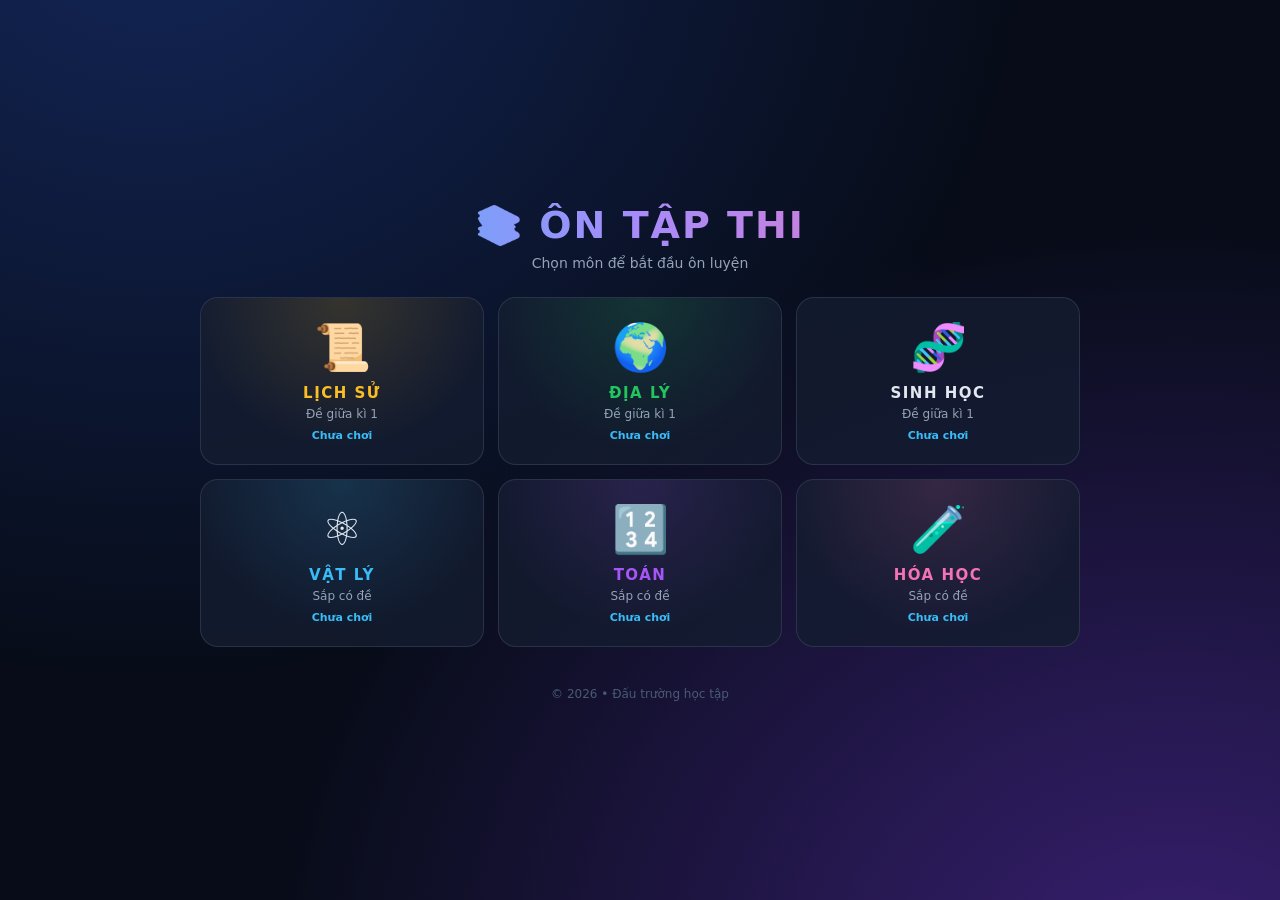
<file: index.html>
<!DOCTYPE html>
<html lang="vi">
<head>
<meta charset="UTF-8">
<meta name="viewport" content="width=device-width, initial-scale=1">
<title>Ôn tập thi - Trang chủ</title>
<link rel="stylesheet" href="style.css">
</head>
<body>
<div class="app">
  <header class="home-header">
    <h1>📚 ÔN TẬP THI</h1>
    <p class="home-sub">Chọn môn để bắt đầu ôn luyện</p>
  </header>

  <div class="subject-grid">
    <a class="subject-card lich-su" href="game.html?mon=lich-su">
      <div class="subject-icon">📜</div>
      <div class="subject-name">LỊCH SỬ</div>
      <div class="subject-desc">Đề giữa kì 1</div>
      <div class="subject-stats" id="stats-lich-su">Chưa chơi</div>
    </a>

    <a class="subject-card dia-ly" href="game.html?mon=dia-ly">
      <div class="subject-icon">🌍</div>
      <div class="subject-name">ĐỊA LÝ</div>
      <div class="subject-desc">Đề giữa kì 1</div>
      <div class="subject-stats" id="stats-dia-ly">Chưa chơi</div>
    </a>

    <!-- THÊM NÚT MÔN SINH HỌC TẠI ĐÂY -->
    <a class="subject-card sinh-hoc" href="game.html?mon=sinh-hoc">
      <div class="subject-icon">🧬</div>
      <div class="subject-name">SINH HỌC</div>
      <div class="subject-desc">Đề giữa kì 1</div>
      <div class="subject-stats" id="stats-sinh-hoc">Chưa chơi</div>
    </a>

    <a class="subject-card vat-ly" href="game.html?mon=vat-ly">
      <div class="subject-icon">⚛️</div>
      <div class="subject-name">VẬT LÝ</div>
      <div class="subject-desc">Sắp có đề</div>
      <div class="subject-stats" id="stats-vat-ly">Chưa chơi</div>
    </a>

    <a class="subject-card toan" href="game.html?mon=toan">
      <div class="subject-icon">🔢</div>
      <div class="subject-name">TOÁN</div>
      <div class="subject-desc">Sắp có đề</div>
      <div class="subject-stats" id="stats-toan">Chưa chơi</div>
    </a>

    <a class="subject-card hoa" href="game.html?mon=hoa">
      <div class="subject-icon">🧪</div>
      <div class="subject-name">HÓA HỌC</div>
      <div class="subject-desc">Sắp có đề</div>
      <div class="subject-stats" id="stats-hoa">Chưa chơi</div>
    </a>
  </div>

  <footer class="home-footer">
    © 2026 • Đấu trường học tập
  </footer>
</div>

<script>
(function loadStats(){
  // Đã thêm "sinh-hoc" vào danh sách
  ["lich-su","dia-ly","sinh-hoc","vat-ly","toan","hoa"].forEach(mon=>{
    const best = localStorage.getItem("bestScore_" + mon);
    const plays = localStorage.getItem("plays_" + mon);
    const el = document.getElementById("stats-" + mon);
    if(el && best){
      el.textContent = "🏆 " + parseInt(best).toLocaleString("vi-VN") + "đ • " + (plays||0) + " lần";
    }
  });
})();
</script>
</body>
</html>
</file>
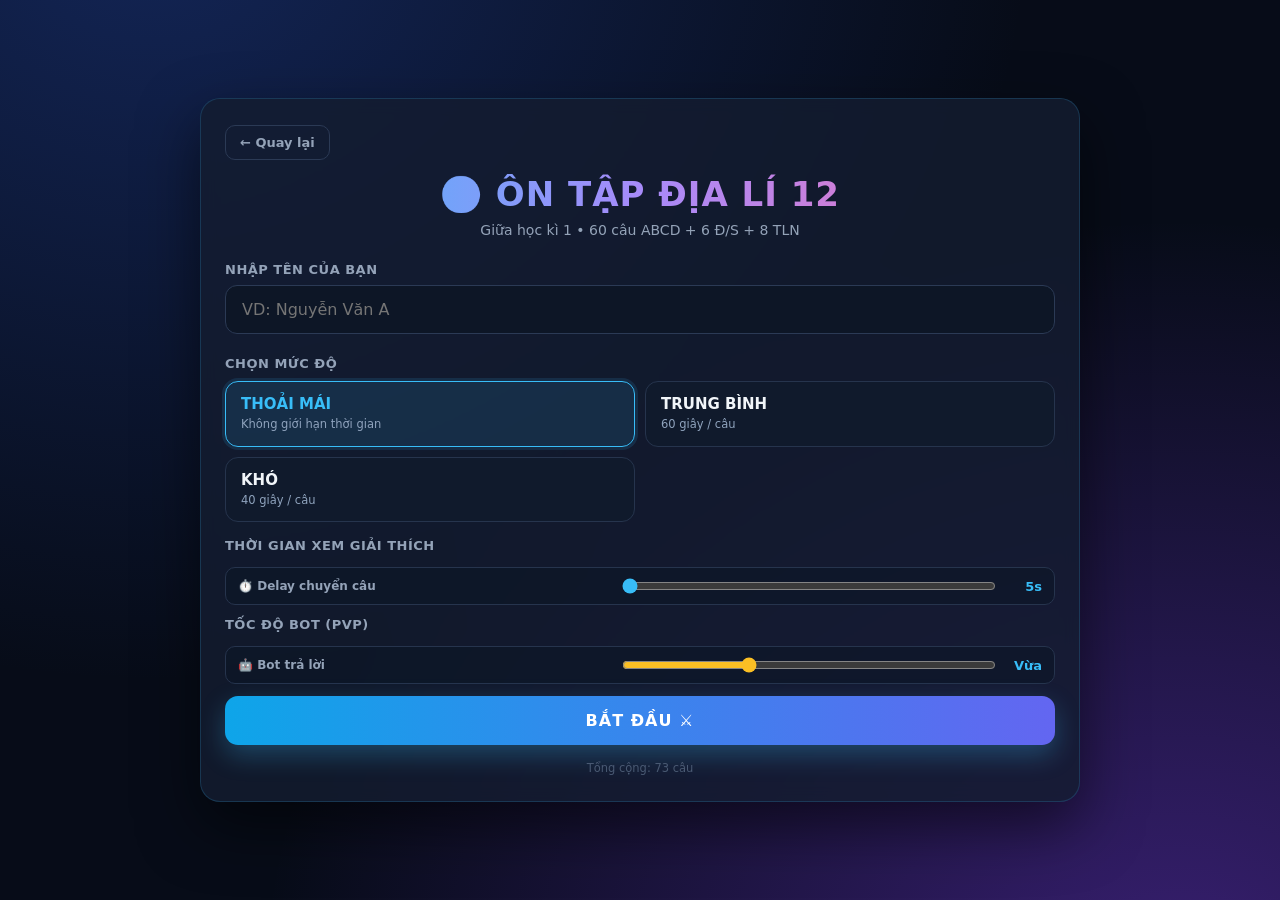
<file: game-dia.html>
<!DOCTYPE html>
<html lang="vi">
<head>
<meta charset="UTF-8">
<meta name="viewport" content="width=device-width, initial-scale=1">
<title>Ôn tập Địa lí 12 - Giữa kì 1</title>
<link rel="stylesheet" href="style.css">
<style>
/* ===== OPTION ABCD ===== */
.option{display:flex;gap:12px;align-items:flex-start;width:100%;text-align:left;padding:13px 15px;border-radius:13px;border:1.5px solid #2b3a55;background:#101a2c;color:#dbe4f3;font-size:15px;line-height:1.5;cursor:pointer;transition:.16s;font-family:inherit;margin-bottom:10px}
.option:hover{border-color:#38bdf8;background:#16233a;transform:translateX(4px)}
.option .letter{flex:0 0 28px;height:28px;border-radius:50%;display:flex;align-items:center;justify-content:center;background:#26344d;font-weight:800;font-size:13px;color:#a8b8d0}
.option .otext{flex:1;padding-top:2px}
.option.correct{background:rgba(34,197,94,.16);border-color:#22c55e;color:#bbf7d0}
.option.correct .letter{background:#22c55e;color:#052e16}
.option.wrong{background:rgba(239,68,68,.16);border-color:#ef4444;color:#fecaca}
.option.wrong .letter{background:#ef4444;color:#450a0a}
.options.locked .option{pointer-events:none}

/* ===== ĐÚNG / SAI ===== */
.ds-doc{background:rgba(13,22,38,.9);border:1.5px solid #26344d;border-radius:14px;padding:16px;margin-bottom:14px}
.ds-doc .doc-label{display:inline-block;font-size:11px;font-weight:800;letter-spacing:1px;background:rgba(168,85,247,.15);color:#c084fc;padding:4px 10px;border-radius:99px;margin-bottom:10px}
.ds-doc .doc-text{font-size:14px;line-height:1.7;color:#e8eefc;font-style:italic;margin-bottom:10px}
.ds-statement{background:#101a2c;border:1.5px solid #26344d;border-radius:12px;padding:12px 14px;margin-bottom:10px;transition:.2s}
.ds-statement.correct{border-color:#22c55e;background:rgba(34,197,94,.08)}
.ds-statement.wrong{border-color:#ef4444;background:rgba(239,68,68,.08)}
.ds-statement.locked{pointer-events:none;opacity:.85}
.ds-statement .st-text{font-size:13.5px;line-height:1.55;color:#dbe4f3;margin-bottom:10px}
.ds-statement .st-text .st-letter{font-weight:900;color:#fbbf24;margin-right:6px}
.ds-statement .st-buttons{display:flex;gap:8px}
.ds-btn{flex:1;padding:9px 12px;border-radius:9px;font-family:inherit;font-size:13px;font-weight:800;cursor:pointer;border:1.5px solid;transition:.18s;background:transparent}
.ds-btn.dung{border-color:#22c55e;color:#4ade80}
.ds-btn.sai{border-color:#ef4444;color:#f87171}
.ds-btn.selected-dung{background:rgba(34,197,94,.25);color:#fff;border-color:#22c55e}
.ds-btn.selected-sai{background:rgba(239,68,68,.25);color:#fff;border-color:#ef4444}
.ds-btn.correct-ans{background:rgba(34,197,94,.3);color:#bbf7d0;border-color:#22c55e}
.ds-btn.wrong-ans{background:rgba(239,68,68,.3);color:#fecaca;border-color:#ef4444}
.ds-btn:disabled{cursor:not-allowed;opacity:.6}

/* ===== TRẢ LỜI NGẮN ===== */
.tl-q{background:rgba(13,22,38,.9);border:1.5px solid #26344d;border-radius:14px;padding:16px;margin-bottom:16px;font-size:15px;line-height:1.7;color:#e8eefc;white-space:pre-line}
.tl-input-wrap{display:flex;gap:8px;margin-bottom:12px}
.tl-input{flex:1;padding:14px 16px;border-radius:12px;background:#0d1626;border:2px solid #2b3a55;color:#e2e8f0;font-size:16px;font-family:inherit;outline:none}
.tl-input:focus{border-color:#38bdf8}
.tl-input.correct{border-color:#22c55e;background:rgba(34,197,94,.08)}
.tl-input.wrong{border-color:#ef4444;background:rgba(239,68,68,.08)}
.tl-submit{padding:14px 20px;border-radius:12px;border:none;background:linear-gradient(90deg,#0ea5e9,#6366f1);color:#fff;font-weight:800;font-size:14px;font-family:inherit;cursor:pointer;white-space:nowrap}
.tl-submit:disabled{opacity:.5;cursor:not-allowed}
.tl-hint{padding:10px 14px;border-radius:10px;background:rgba(56,189,248,.08);border:1px solid rgba(56,189,248,.25);color:#7dd3fc;font-size:13px;margin-bottom:10px}

/* ===== GIẢI THÍCH ===== */
.explain-box{padding:12px 14px;border-radius:10px;background:rgba(34,197,94,.08);border:1.5px solid #22c55e;color:#bbf7d0;font-size:13.5px;margin-top:12px;display:none;line-height:1.6}
.explain-box.show{display:block}
.explain-box.wrong{background:rgba(239,68,68,.08);border-color:#ef4444;color:#fecaca}
.explain-box .ex-label{font-weight:900;display:block;margin-bottom:6px;font-size:12.5px;letter-spacing:.5px}

/* ===== FEEDBACK ===== */
.ds-feedback{text-align:center;padding:12px;border-radius:10px;font-weight:800;font-size:14px;margin-top:12px;display:none}
.ds-feedback.show{display:block}
.ds-feedback.ok{background:rgba(34,197,94,.12);border:1.5px solid #22c55e;color:#4ade80}
.ds-feedback.no{background:rgba(239,68,68,.12);border:1.5px solid #ef4444;color:#f87171}

/* ===== DELAY SLIDER ===== */
.delay-row{display:flex;align-items:center;gap:10px;margin-top:14px;padding:10px 12px;background:rgba(13,22,38,.6);border:1px solid #26344d;border-radius:10px}
.delay-row .lbl{font-size:12px;font-weight:700;color:#94a3b8;white-space:nowrap}
.delay-row input[type="range"]{flex:1;accent-color:#38bdf8;cursor:pointer}
.delay-row .val{font-size:13px;font-weight:900;color:#38bdf8;min-width:36px;text-align:right}
</style>
</head>
<body>
<div class="app">

<!-- ===== MÀN HÌNH BẮT ĐẦU ===== -->
<section id="screenStart" class="screen active">
  <div class="card">
    <a href="game.html" class="btn-back">← Quay lại</a>
    <h1>🌏 ÔN TẬP ĐỊA LÍ 12</h1>
    <p class="sub">Giữa học kì 1 • 60 câu ABCD + 6 Đ/S + 8 TLN</p>

    <label class="field">
      <span>NHẬP TÊN CỦA BẠN</span>
      <input id="playerName" type="text" maxlength="20" placeholder="VD: Nguyễn Văn A" autocomplete="off">
    </label>

    <p class="label-diff">CHỌN MỨC ĐỘ</p>
    <div class="diff-grid" id="diffGrid">
      <button class="diff on" type="button" data-key="easy">
        <b>THOẢI MÁI</b><small>Không giới hạn thời gian</small>
      </button>
      <button class="diff" type="button" data-key="medium">
        <b>TRUNG BÌNH</b><small>60 giây / câu</small>
      </button>
      <button class="diff" type="button" data-key="hard">
        <b>KHÓ</b><small>40 giây / câu</small>
      </button>
    </div>

    <p class="label-diff">THỜI GIAN XEM GIẢI THÍCH</p>
    <div class="delay-row">
      <span class="lbl">⏱️ Delay chuyển câu</span>
      <input type="range" id="delaySlider" min="0" max="2" step="1" value="0">
      <span class="val" id="delayVal">5s</span>
    </div>
<p class="label-diff">TỐC ĐỘ BOT (PVP)</p>
<div class="delay-row" id="botSpeedRow">
  <span class="lbl">🤖 Bot trả lời</span>
  <input type="range" id="botSpeedSlider" min="0" max="3" step="1" value="1">
  <span class="val" id="botSpeedVal">Vừa</span>
</div>
    <button class="btn-primary" id="btnStart">BẮT ĐẦU ⚔️</button>
    <p class="foot" id="totalInfo">Đang tải câu hỏi...</p>
  </div>
</section>

<!-- ===== MÀN HÌNH LÀM BÀI ===== -->
<section id="screenQuiz" class="screen">
  <div class="card">
    <div class="topbar">
      <div class="who">
        <div class="ava" id="avatar">?</div>
        <span class="nm" id="hudName">Player</span>
      </div>
      <div class="stats">
        <div class="chip">🏆 <b id="hudScore">0</b></div>
        <div class="chip">📝 <b id="hudProgress">1/74</b></div>
        <button class="btn-quit" id="btnQuit">Thoát</button>
      </div>
    </div>

    <div class="timer-wrap" id="timerWrap">
      <div class="timer-track"><div class="timer-fill" id="timerFill"></div></div>
      <div class="timer-txt" id="timerText">--s</div>
    </div>

    <div id="questionWrap"></div>
    <div class="ds-feedback" id="feedback"></div>
    <div class="explain-box" id="explainBox"></div>

    <div class="delay-row" style="margin-top:16px">
      <span class="lbl">⏱️ Delay</span>
      <input type="range" id="delaySlider2" min="0" max="2" step="1" value="0">
      <span class="val" id="delayVal2">5s</span>
    </div>
  </div>
</section>

<!-- ===== MÀN HÌNH KẾT THÚC ===== -->
<section id="screenEnd" class="screen">
  <div class="card">
    <div class="end-title" id="endTitle">HOÀN THÀNH!</div>
    <div class="end-name" id="endName"></div>
    <div class="score-big" id="endScore">0</div>
    <div class="score-lbl">TỔNG ĐIỂM</div>

    <div class="stat-grid">
      <div class="stat g"><b id="stCorrect">0</b><small>ĐÚNG</small></div>
      <div class="stat r"><b id="stWrong">0</b><small>SAI</small></div>
      <div class="stat y"><b id="stAcc">0%</b><small>CHÍNH XÁC</small></div>
      <div class="stat"><b id="stStreak">0</b><small>CHUỖI DÀI</small></div>
    </div>

    <div class="wrong-list" id="wrongList"></div>

    <div class="btn-row">
      <button class="btn-ghost" id="btnHome">🏠 Quay lại</button>
      <button class="btn-primary" id="btnReplay" style="flex:1">🔄 CHƠI LẠI</button>
    </div>
  </div>
</section>

</div>
<script>
/* ===== STATE ===== */
const params = new URLSearchParams(window.location.search);
let DANH_SACH_CAU = [];
let danhSachChoi = [];
let cauHienTai = 0;
let selectedDiff = "easy";
let playerName = "";
let score = 0;
let correctCount = 0;
let wrongCount = 0;
let streak = 0;
let bestStreak = 0;
let timerId = null;
let timeLeft = 0;
let totalTime = 0;
let wrongList = [];
let soYDaTraLoi = 0;
let soYDungTrongCau = 0;
let delayOptions = [5, 10, 20];   /* 3 mức delay */
let delayChoice = 0;              /* index vào delayOptions */

const $ = id => document.getElementById(id);

const DIFFICULTIES = {
  easy:   { label:"THOẢI MÁI",   time: 0  },
  medium: { label:"TRUNG BÌNH",  time: 60 },
  hard:   { label:"KHÓ",         time: 40 }
};

/* ===== LOAD DATA ===== */
const scriptData = document.createElement("script");
scriptData.src = "data/dia-giua-ki-1.js";
scriptData.onerror = function(){
  $("totalInfo").innerHTML = '<span style="color:#f87171">⚠️ Chưa có file data/dia-giua-ki-1.js!</span>';
  $("btnStart").disabled = true;
};
scriptData.onload = function(){
  DANH_SACH_CAU = window.DIA_ALL || [];
  $("totalInfo").textContent = "Tổng cộng: " + DANH_SACH_CAU.length + " câu";
  initEvents();
};
document.body.appendChild(scriptData);

/* ===== INIT EVENTS ===== */
function initEvents(){
  /* Chọn mức độ */
  [...$("diffGrid").querySelectorAll(".diff")].forEach(btn=>{
    btn.onclick = ()=>{
      selectedDiff = btn.dataset.key;
      [...$("diffGrid").children].forEach(b=>b.classList.toggle("on", b === btn));
    };
  });

  /* Gán sự kiện cho 2 thanh gạt delay */
  ["delaySlider", "delaySlider2"].forEach(id => {
    const el = $(id);
    if(!el) return;
    el.value = delayChoice;
    el.oninput = function(){
      delayChoice = parseInt(this.value);
      updateDelayLabels();
    };
  });
  updateDelayLabels();

  $("btnStart").onclick = startGame;
  $("playerName").addEventListener("keydown", e=>{ if(e.key === "Enter") startGame(); });
  $("btnQuit").onclick = ()=>{ if(confirm("Thoát?")) window.location.href = "game.html"; };
  $("btnHome").onclick = ()=>{ window.location.href = "game.html"; };
  $("btnReplay").onclick = ()=>{ window.location.reload(); };
}

/* Cập nhật nhãn hiển thị delay trên cả 2 thanh gạt */
function updateDelayLabels(){
  const txt = delayOptions[delayChoice] + "s";
  if($("delayVal"))  $("delayVal").textContent  = txt;
  if($("delayVal2")) $("delayVal2").textContent = txt;
}

/* Lấy số giây delay hiện tại */
function getDelaySec(){
  return delayOptions[delayChoice];
}

/* ===== START GAME ===== */
function startGame(){
  const name = $("playerName").value.trim();
  if(!name){
    $("playerName").classList.add("err");
    $("playerName").focus();
    setTimeout(()=>$("playerName").classList.remove("err"), 450);
    return;
  }
  if(DANH_SACH_CAU.length === 0){ alert("Chưa có câu hỏi!"); return; }

  playerName = name;
  score = 0; correctCount = 0; wrongCount = 0; streak = 0; bestStreak = 0;
  cauHienTai = 0; wrongList = [];
  soYDaTraLoi = 0; soYDungTrongCau = 0;

  /* Trộn thứ tự câu hỏi */
  danhSachChoi = [...DANH_SACH_CAU].sort(()=>Math.random()-0.5);

  $("hudName").textContent = playerName;
  $("avatar").textContent = playerName.charAt(0).toUpperCase();
  $("hudScore").textContent = "0";

  showScreen("screenQuiz");
  renderQuestion();
}

function showScreen(id){
  document.querySelectorAll(".screen").forEach(s=>s.classList.toggle("active", s.id === id));
  window.scrollTo({top:0, behavior:"smooth"});
}

/* ===== RENDER CÂU HỎI (router) ===== */
function renderQuestion(){
  if(cauHienTai >= danhSachChoi.length || !danhSachChoi[cauHienTai]){
    endGame(); return;
  }

  const cau = danhSachChoi[cauHienTai];
  $("hudProgress").textContent = (cauHienTai + 1) + "/" + danhSachChoi.length;

  const wrap = $("questionWrap");
  wrap.innerHTML = "";

  const fb = $("feedback");
  fb.textContent = "";
  fb.className = "ds-feedback";

  const ex = $("explainBox");
  ex.textContent = "";
  ex.className = "explain-box";

  soYDaTraLoi = 0;
  soYDungTrongCau = 0;

  if(cau.type === "abcd")         renderABCD(cau, wrap);
  else if(cau.type === "dungsai") renderDungSai(cau, wrap);
  else if(cau.type === "tlngan")  renderTLNgan(cau, wrap);

  startTimer();
}

/* ===== BỘ ĐẾM THỜI GIAN ===== */
function startTimer(){
  clearInterval(timerId);
  const cfg = DIFFICULTIES[selectedDiff];
  const time = cfg.time;

  if(time === 0){
    $("timerWrap").style.display = "none";
    return;
  }
  $("timerWrap").style.display = "flex";
  totalTime = time;
  timeLeft = time;
  paintTimer();

  timerId = setInterval(function(){
    timeLeft -= 0.1;
    if(timeLeft <= 0){
      timeLeft = 0; paintTimer();
      clearInterval(timerId);
      handleTimeout();
    } else paintTimer();
  }, 100);
}

function paintTimer(){
  const p = Math.max(0, timeLeft / totalTime) * 100;
  const fill = $("timerFill");
  fill.style.width = p + "%";
  fill.style.background = p>50 ? "linear-gradient(90deg,#22c55e,#4ade80)"
    : p>20 ? "linear-gradient(90deg,#f59e0b,#fbbf24)"
    : "linear-gradient(90deg,#dc2626,#ef4444)";
  $("timerText").textContent = Math.ceil(timeLeft) + "s";
  $("timerText").style.color = p<=20 ? "#f87171" : "#94a3b8";
}

/* ===== FEEDBACK + GIẢI THÍCH ===== */
function setFeedback(ok, text){
  const f = $("feedback");
  f.textContent = text;
  f.className = "ds-feedback show " + (ok ? "ok" : "no");
}

function showExplain(text, isCorrect){
  const ex = $("explainBox");
  ex.className = "explain-box show" + (isCorrect ? "" : " wrong");
  ex.innerHTML = '<span class="ex-label">' + (isCorrect ? "💡 GIẢI THÍCH" : "💡 ĐÁP ÁN & GIẢI THÍCH") + '</span>' + text;
}

/* ===== CHUYỂN CÂU (delay theo thanh gạt) ===== */
function nextAfterDelay(){
  clearInterval(timerId);
  cauHienTai++;
  const sec = getDelaySec();
  setTimeout(function(){
    renderQuestion();
  }, sec * 1000);
}

/* ===== XỬ LÝ HẾT GIỜ ===== */
function handleTimeout(){
  const cau = danhSachChoi[cauHienTai];
  if(!cau) return;
  streak = 0;
  const type = cau.type;

  if(type === "abcd"){
    wrongCount++;
    wrongList.push({ type:"ABCD", q:cau.q, correct:"ABCD"[cau.a] + ". " + cau.o[cau.a] });
    const opts = $("options");
    if(opts){
      opts.classList.add("locked");
      [...opts.children].forEach(function(b,i){ if(i === cau.a) b.classList.add("correct"); });
    }
    showExplain(cau.explain || "Đáp án đúng là " + "ABCD"[cau.a], false);
  } else if(type === "dungsai"){
    const conLai = 4 - soYDaTraLoi;
    wrongCount += conLai;
    cau.statements.forEach(function(st, idx){
      const el = document.querySelector('.ds-statement[data-idx="' + idx + '"]');
      if(el && !el.classList.contains("locked")){
        el.classList.add("locked", "wrong");
        const btns = el.querySelectorAll(".ds-btn");
        btns.forEach(function(b){ b.disabled = true; });
        if(st.answer) btns[0].classList.add("correct-ans");
        else btns[1].classList.add("correct-ans");
        wrongList.push({ type:"Đ/S", q:"Ý " + "abcd"[idx] + ") " + st.text, correct: st.answer ? "ĐÚNG" : "SAI" });
      }
    });
    showExplain("Hết giờ! Xem các ý đúng/sai bên trên.", false);
  } else if(type === "tlngan"){
    wrongCount++;
    const input = $("tlInput");
    if(input){ input.disabled = true; input.classList.add("wrong"); }
    const btn = $("tlSubmit");
    if(btn) btn.disabled = true;
    wrongList.push({ type:"TLN", q:cau.q, correct:cau.accept[0], userAns:"(hết giờ)" });
    showExplain('<b>Đáp án:</b> ' + cau.accept[0] + '<br>' + (cau.explain || ""), false);
  }

  setFeedback(false, "⏰ Hết giờ! Chuyển câu tiếp...");
  nextAfterDelay();
}
</script>
<script>
/* ===== RENDER ABCD (CÓ TRỘN ĐÁP ÁN) ===== */
function renderABCD(cau, wrap){
  /* Tạo mảng index [0,1,2,3] rồi trộn */
  const idxArr = [0, 1, 2, 3];
  for(let i = idxArr.length - 1; i > 0; i--){
    const j = Math.floor(Math.random() * (i + 1));
    [idxArr[i], idxArr[j]] = [idxArr[j], idxArr[i]];
  }
  /* correctIdxMoi = vị trí mới của đáp án đúng sau khi trộn */
  const correctIdxMoi = idxArr.indexOf(cau.a);

  const qbox = document.createElement("div");
  qbox.className = "qbox";
  qbox.innerHTML = '<div class="badge">CÂU HỎI ABCD</div><div id="qText">' + cau.q + '</div>';
  wrap.appendChild(qbox);

  const opts = document.createElement("div");
  opts.className = "options";
  opts.id = "options";

  idxArr.forEach((origIdx, newIdx)=>{
    const btn = document.createElement("button");
    btn.type = "button";
    btn.className = "option";
    btn.innerHTML = '<span class="letter">' + "ABCD"[newIdx] + '</span><span class="otext">' + cau.o[origIdx] + '</span>';
    btn.onclick = ()=>submitABCD(newIdx, correctIdxMoi, opts, cau);
    opts.appendChild(btn);
  });
  wrap.appendChild(opts);
}

function submitABCD(userIdx, correctIdx, opts, cau){
  if(opts.classList.contains("locked")) return;
  opts.classList.add("locked");
  clearInterval(timerId);

  const btns = [...opts.children];
  const isCorrect = (userIdx === correctIdx);

  btns[correctIdx].classList.add("correct");
  if(!isCorrect) btns[userIdx].classList.add("wrong");

  if(isCorrect){
    score += 100;
    correctCount++;
    streak++;
    if(streak > bestStreak) bestStreak = streak;
    setFeedback(true, "✅ Chính xác! +100đ");
    showExplain(cau.explain || "Đáp án đúng.", true);
  } else {
    streak = 0;
    wrongCount++;
    wrongList.push({
      type: "ABCD",
      q: cau.q,
      correct: "ABCD"[correctIdx] + ". " + cau.o[cau.a]
    });
    setFeedback(false, "❌ Sai! Đáp án: " + "ABCD"[correctIdx]);
    showExplain((cau.explain || "") + "<br><b>Đáp án đúng:</b> " + "ABCD"[correctIdx], false);
  }
  $("hudScore").textContent = score;
  nextAfterDelay();
}

/* ===== RENDER ĐÚNG / SAI ===== */
function renderDungSai(cau, wrap){
  const qbox = document.createElement("div");
  qbox.className = "qbox";
  qbox.innerHTML = '<div class="badge">CÂU HỎI ĐÚNG / SAI</div>';
  wrap.appendChild(qbox);

  if(cau.q){
    const doc = document.createElement("div");
    doc.className = "ds-doc";
    doc.innerHTML = '<span class="doc-label">📖 ĐỌC ĐOẠN TƯ LIỆU</span><div class="doc-text">' + cau.q + '</div>';
    wrap.appendChild(doc);
  }

  const title = document.createElement("div");
  title.style.cssText = "font-size:13px;font-weight:800;color:#fbbf24;margin:14px 0 10px;letter-spacing:.5px";
  title.textContent = "ĐÁNH GIÁ ĐÚNG / SAI CÁC Ý SAU:";
  wrap.appendChild(title);

  cau.statements.forEach((st, idx)=>{
    const letter = "abcd"[idx];
    const el = document.createElement("div");
    el.className = "ds-statement";
    el.dataset.idx = idx;

    const text = document.createElement("div");
    text.className = "st-text";
    text.innerHTML = '<span class="st-letter">' + letter + ')</span>' + st.text;

    const buttons = document.createElement("div");
    buttons.className = "st-buttons";

    const btnD = document.createElement("button");
    btnD.type = "button";
    btnD.className = "ds-btn dung";
    btnD.textContent = "✓ ĐÚNG";
    btnD.onclick = ()=>selectDungSai(idx, true, cau, el);

    const btnS = document.createElement("button");
    btnS.type = "button";
    btnS.className = "ds-btn sai";
    btnS.textContent = "✗ SAI";
    btnS.onclick = ()=>selectDungSai(idx, false, cau, el);

    buttons.append(btnD, btnS);
    el.append(text, buttons);
    wrap.appendChild(el);
  });
}

function selectDungSai(idx, chonDung, cau, el){
  if(el.classList.contains("locked")) return;
  el.classList.add("locked");

  const st = cau.statements[idx];
  const btns = el.querySelectorAll(".ds-btn");
  const dungThatSu = st.answer;
  const traLoiDung = (chonDung === dungThatSu);

  if(chonDung) btns[0].classList.add("selected-dung");
  else btns[1].classList.add("selected-sai");

  if(dungThatSu){
    btns[0].classList.add("correct-ans");
    if(!chonDung) btns[1].classList.add("wrong-ans");
  } else {
    btns[1].classList.add("correct-ans");
    if(chonDung) btns[0].classList.add("wrong-ans");
  }
  btns.forEach(b=>b.disabled = true);

  if(traLoiDung){
    el.classList.add("correct");
    soYDungTrongCau++;
    score += 25;
    correctCount++;
    streak++;
    if(streak > bestStreak) bestStreak = streak;
  } else {
    el.classList.add("wrong");
    streak = 0;
    wrongCount++;
    wrongList.push({
      type: "Đ/S",
      q: "Ý " + "abcd"[idx] + ") " + st.text,
      correct: dungThatSu ? "ĐÚNG" : "SAI"
    });
  }
  soYDaTraLoi++;
  $("hudScore").textContent = score;

  /* Đã trả lời hết 4 ý */
  if(soYDaTraLoi >= 4){
    let bonus = 0;
    if(soYDungTrongCau === 4){ bonus = 50; score += 50; }
    $("hudScore").textContent = score;
    const ok = soYDungTrongCau >= 2;
    setFeedback(ok, "Hoàn thành! Đúng " + soYDungTrongCau + "/4 ý" + (bonus ? " (+50 bonus)" : ""));
    showExplain("Đúng " + soYDungTrongCau + "/4 ý." + (bonus ? " <b>+50đ thưởng!</b>" : ""), ok);
    nextAfterDelay();
  }
}

/* ===== RENDER TRẢ LỜI NGẮN ===== */
function renderTLNgan(cau, wrap){
  const qBox = document.createElement("div");
  qBox.className = "tl-q";
  qBox.textContent = cau.q;
  wrap.appendChild(qBox);

  if(cau.hint){
    const hint = document.createElement("div");
    hint.className = "tl-hint";
    hint.innerHTML = '<b>💡 Gợi ý:</b> ' + cau.hint;
    wrap.appendChild(hint);
  }

  const inputWrap = document.createElement("div");
  inputWrap.className = "tl-input-wrap";
  const input = document.createElement("input");
  input.type = "text";
  input.className = "tl-input";
  input.id = "tlInput";
  input.placeholder = "Nhập đáp án...";
  input.autocomplete = "off";
  const btn = document.createElement("button");
  btn.type = "button";
  btn.className = "tl-submit";
  btn.id = "tlSubmit";
  btn.textContent = "KIỂM TRA";
  btn.onclick = ()=>submitTLN(cau);
  input.addEventListener("keydown", e=>{ if(e.key === "Enter") submitTLN(cau); });
  inputWrap.append(input, btn);
  wrap.appendChild(inputWrap);

  input.focus();
}

function submitTLN(cau){
  const input = $("tlInput");
  if(!input || input.disabled) return;
  const userAns = input.value.trim();
  if(!userAns) return;

  clearInterval(timerId);
  const normalize = s => String(s).toLowerCase().replace(/\s+/g, "").replace(/[.,;]/g, "").replace(/°c/g, "");
  const correctArr = cau.accept.map(a => normalize(a));
  const isCorrect = correctArr.includes(normalize(userAns));

  input.disabled = true;
  $("tlSubmit").disabled = true;

  if(isCorrect){
    input.classList.add("correct");
    score += 100;
    correctCount++;
    streak++;
    if(streak > bestStreak) bestStreak = streak;
    setFeedback(true, "✅ Chính xác! +100đ");
    showExplain(cau.explain || "Đáp án đúng.", true);
  } else {
    input.classList.add("wrong");
    streak = 0;
    wrongCount++;
    wrongList.push({
      type: "TLN",
      q: cau.q,
      correct: cau.accept[0],
      userAns: userAns
    });
    setFeedback(false, "❌ Sai! Đáp án: " + cau.accept[0]);
    showExplain('<b>Đáp án đúng:</b> ' + cau.accept[0] + '<br>' + (cau.explain || ""), false);
  }
  $("hudScore").textContent = score;
  nextAfterDelay();
}

/* ===== KẾT THÚC GAME ===== */
function endGame(){
  clearInterval(timerId);
  const total = correctCount + wrongCount;
  const acc = total ? Math.round(correctCount / total * 100) : 0;

  $("endName").textContent = "Người chơi: " + playerName + " • Mức " + DIFFICULTIES[selectedDiff].label;
  $("endScore").textContent = score.toLocaleString("vi-VN");
  $("stCorrect").textContent = correctCount;
  $("stWrong").textContent = wrongCount;
  $("stAcc").textContent = acc + "%";
  $("stStreak").textContent = bestStreak;

  let title = "HOÀN THÀNH!";
  if(acc >= 90) title = "🏆 XUẤT SẮC!";
  else if(acc >= 70) title = "🌟 RẤT TỐT!";
  else if(acc >= 50) title = "👍 CỐ GẮNG THÊM!";
  else title = "📚 ÔN LẠI NHÉ!";
  $("endTitle").textContent = title;

  const list = $("wrongList");
  list.innerHTML = "";
  if(wrongList.length > 0){
    const h = document.createElement("h3");
    h.textContent = "❗ CÁC CÂU LÀM SAI (" + wrongList.length + ")";
    list.appendChild(h);
    wrongList.forEach(function(w){
      const d = document.createElement("div");
      d.className = "wrong-item";
      const typeColor = w.type === "ABCD" ? "#38bdf8" : w.type === "Đ/S" ? "#22c55e" : "#fbbf24";
      let html = '<div class="q"><span style="display:inline-block;padding:2px 8px;background:' + typeColor + ';color:#000;font-size:10.5px;font-weight:900;border-radius:99px;margin-right:6px">' + w.type + '</span>' + w.q + '</div>';
      html += '<div class="a">';
      if(w.userAns) html += 'Bạn trả lời: <b style="color:#f87171">' + w.userAns + '</b> | ';
      html += 'Đáp án: <b>' + w.correct + '</b></div>';
      d.innerHTML = html;
      list.appendChild(d);
    });
  } else {
    const d = document.createElement("div");
    d.className = "wrong-item";
    d.style.borderLeftColor = "#22c55e";
    d.innerHTML = '<div class="q" style="color:#4ade80;margin:0">🎉 Tuyệt vời! Không làm sai câu nào!</div>';
    list.appendChild(d);
  }

  showScreen("screenEnd");
}
</script>
</body>
</html>
</file>
<file: style.css>
/* ========================================
   RESET & BASE
   ======================================== */
*{margin:0;padding:0;box-sizing:border-box}
html,body{height:100%}
body{
  font-family:'Segoe UI',system-ui,Arial,sans-serif;
  background:#070c18;
  background-image:radial-gradient(ellipse at 12% -10%,rgba(29,58,138,.55),transparent 55%),radial-gradient(ellipse at 92% 110%,rgba(124,58,237,.42),transparent 55%);
  background-attachment:fixed;
  min-height:100vh;color:#e2e8f0;padding:16px;
  display:flex;justify-content:center;align-items:flex-start;
  -webkit-tap-highlight-color:transparent;
}
.app{width:100%;max-width:880px;margin:auto}

/* ========================================
   TRANG CHỦ
   ======================================== */
.home-header{text-align:center;padding:20px 0 26px}
.home-header h1{
  font-size:clamp(26px,6vw,38px);letter-spacing:2px;font-weight:900;
  background:linear-gradient(90deg,#38bdf8,#a78bfa,#f472b6);
  -webkit-background-clip:text;background-clip:text;color:transparent;
  margin-bottom:8px;
}
.home-sub{color:#94a3b8;font-size:14px}
.home-footer{text-align:center;color:#4a5a73;font-size:12px;margin-top:24px;padding:16px 0}

.subject-grid{
  display:grid;grid-template-columns:repeat(2,1fr);gap:14px;
}
@media(min-width:640px){.subject-grid{grid-template-columns:repeat(3,1fr)}}

.subject-card{
  display:block;text-decoration:none;color:inherit;
  padding:22px 16px;border-radius:18px;text-align:center;
  background:rgba(20,29,48,.82);
  border:1.5px solid rgba(148,163,184,.18);
  transition:.25s;cursor:pointer;position:relative;overflow:hidden;
}
.subject-card::before{
  content:"";position:absolute;inset:0;opacity:.15;transition:.25s;
}
.subject-card:hover{transform:translateY(-4px);border-color:rgba(56,189,248,.5)}
.subject-card:hover::before{opacity:.28}
.subject-card .subject-icon{font-size:46px;margin-bottom:10px;position:relative}
.subject-card .subject-name{font-size:15px;font-weight:900;letter-spacing:1.5px;position:relative}
.subject-card .subject-desc{font-size:12px;color:#94a3b8;margin-top:5px;position:relative}
.subject-card .subject-stats{
  font-size:11px;color:#38bdf8;font-weight:700;margin-top:8px;position:relative;
}
.subject-card .subject-badge{
  position:absolute;top:10px;right:10px;
  background:rgba(148,163,184,.2);color:#94a3b8;
  font-size:9.5px;font-weight:800;letter-spacing:1px;
  padding:3px 7px;border-radius:99px;
}

/* Màu riêng từng môn */
.subject-card.lich-su::before{background:radial-gradient(circle at 50% 0%,#fbbf24,transparent 70%)}
.subject-card.lich-su .subject-name{color:#fbbf24}
.subject-card.dia-ly::before{background:radial-gradient(circle at 50% 0%,#22c55e,transparent 70%)}
.subject-card.dia-ly .subject-name{color:#22c55e}
.subject-card.vat-ly::before{background:radial-gradient(circle at 50% 0%,#38bdf8,transparent 70%)}
.subject-card.vat-ly .subject-name{color:#38bdf8}
.subject-card.toan::before{background:radial-gradient(circle at 50% 0%,#a855f7,transparent 70%)}
.subject-card.toan .subject-name{color:#a855f7}
.subject-card.hoa::before{background:radial-gradient(circle at 50% 0%,#f472b6,transparent 70%)}
.subject-card.hoa .subject-name{color:#f472b6}

/* ========================================
   CARD, SCREEN, BUTTON
   ======================================== */
.screen{display:none;animation:fade .35s ease}
.screen.active{display:block}
@keyframes fade{from{opacity:0;transform:translateY(12px)}to{opacity:1;transform:none}}
.card{
  background:rgba(20,29,48,.82);
  border:1px solid rgba(56,189,248,.18);
  border-radius:20px;padding:26px 24px;
  box-shadow:0 24px 60px rgba(0,0,0,.55);
  backdrop-filter:blur(8px);
}
h1{
  font-size:clamp(22px,5vw,34px);text-align:center;letter-spacing:1px;
  background:linear-gradient(90deg,#38bdf8,#a78bfa,#f472b6);
  -webkit-background-clip:text;background-clip:text;color:transparent;
  margin-bottom:8px;font-weight:800;
}
.sub{text-align:center;color:#94a3b8;font-size:14px;margin-bottom:24px}

.field{display:block;margin-bottom:22px}
.field span{display:block;font-size:13px;color:#94a3b8;margin-bottom:8px;font-weight:600;letter-spacing:.5px}
.field input{
  width:100%;padding:14px 16px;border-radius:12px;
  background:#0d1626;border:1px solid #2b3a55;color:#e2e8f0;
  font-size:16px;font-family:inherit;outline:none;transition:.2s;
}
.field input:focus{border-color:#38bdf8;box-shadow:0 0 0 3px rgba(56,189,248,.15)}
.field input.err{border-color:#ef4444;animation:shake .4s}
@keyframes shake{0%,100%{transform:translateX(0)}25%{transform:translateX(-7px)}75%{transform:translateX(7px)}}

.label-diff{font-size:13px;color:#94a3b8;margin-bottom:10px;font-weight:600;letter-spacing:.5px}
.diff-grid{display:grid;grid-template-columns:repeat(2,1fr);gap:10px;margin-bottom:16px}
@media(max-width:520px){.diff-grid{grid-template-columns:1fr}}
.diff{
  text-align:left;padding:13px 15px;border-radius:13px;cursor:pointer;
  background:#101a2c;border:1.5px solid #26344d;color:#cbd5e1;
  transition:.18s;font-family:inherit;
}
.diff:hover{border-color:#3b82f6;transform:translateY(-2px)}
.diff.on{border-color:#38bdf8;background:rgba(56,189,248,.12);box-shadow:0 0 0 3px rgba(56,189,248,.12)}
.diff b{display:block;font-size:15px;margin-bottom:3px;color:#f1f5f9}
.diff small{font-size:11.5px;color:#8fa3bd;line-height:1.45;display:block}
.diff.on b{color:#38bdf8}
.diff.pvp{border-color:#a855f7}
.diff.pvp.on{background:rgba(168,85,247,.12);border-color:#a855f7}
.diff.pvp.on b{color:#c084fc}

.btn-primary{
  width:100%;padding:15px;border:none;border-radius:13px;cursor:pointer;
  font-size:16px;font-weight:800;letter-spacing:1px;font-family:inherit;
  background:linear-gradient(90deg,#0ea5e9,#6366f1);color:#fff;
  box-shadow:0 10px 26px rgba(56,189,248,.28);transition:.2s;
}
.btn-primary:hover{transform:translateY(-2px);box-shadow:0 14px 32px rgba(56,189,248,.4)}
.btn-primary:active{transform:scale(.98)}

.btn-online{
  width:100%;padding:15px;border:none;border-radius:13px;cursor:pointer;
  font-size:15px;font-weight:800;letter-spacing:1px;font-family:inherit;
  background:linear-gradient(90deg,#10b981,#0ea5e9);color:#fff;
  box-shadow:0 10px 26px rgba(16,185,129,.3);transition:.2s;
  margin-top:10px;
}
.btn-online:hover{transform:translateY(-2px);box-shadow:0 14px 32px rgba(16,185,129,.45)}

.btn-back{
  display:inline-flex;align-items:center;gap:6px;
  padding:9px 14px;border-radius:10px;cursor:pointer;
  background:transparent;border:1.5px solid #2b3a55;color:#94a3b8;
  font-family:inherit;font-size:13px;font-weight:700;transition:.2s;
  margin-bottom:14px;text-decoration:none;
}
.btn-back:hover{border-color:#38bdf8;color:#38bdf8}

.toggle-row{
  display:flex;align-items:center;justify-content:space-between;
  padding:13px 15px;border-radius:13px;background:#101a2c;
  border:1.5px solid #26344d;margin-bottom:22px;cursor:pointer;transition:.2s;
}
.toggle-row:hover{border-color:#f59e0b}
.toggle-row.on{border-color:#f59e0b;background:rgba(245,158,11,.08)}
.toggle-row .lbl b{font-size:14px;color:#f1f5f9;display:block}
.toggle-row .lbl small{font-size:11.5px;color:#94a3b8}
.toggle-row.on .lbl b{color:#fbbf24}
.toggle-switch{width:46px;height:26px;border-radius:99px;background:#334155;position:relative;transition:.2s;flex-shrink:0}
.toggle-switch::after{content:"";position:absolute;top:3px;left:3px;width:20px;height:20px;border-radius:50%;background:#94a3b8;transition:.2s}
.toggle-row.on .toggle-switch{background:#f59e0b}
.toggle-row.on .toggle-switch::after{left:23px;background:#fff}
/* ========================================
   QUIZ UI
   ======================================== */
.topbar{display:flex;flex-wrap:wrap;gap:10px;align-items:center;justify-content:space-between;margin-bottom:14px}
.who{display:flex;align-items:center;gap:8px;font-weight:700;font-size:14px;color:#cbd5e1;min-width:0}
.who .ava{width:32px;height:32px;border-radius:50%;flex:0 0 32px;background:linear-gradient(135deg,#0ea5e9,#8b5cf6);display:flex;align-items:center;justify-content:center;font-size:14px;color:#fff}
.who span.nm{overflow:hidden;text-overflow:ellipsis;white-space:nowrap;max-width:130px}
.stats{display:flex;gap:8px;align-items:center;flex-wrap:wrap}
.chip{background:#101a2c;border:1px solid #26344d;border-radius:10px;padding:7px 12px;font-size:13px;font-weight:700;color:#cbd5e1}
.chip b{color:#38bdf8}
.chip.streak b{color:#f59e0b}
.chip.streak.hot{border-color:#f59e0b;box-shadow:0 0 14px rgba(245,158,11,.35);animation:pulse 1s infinite alternate}
.chip.curse{border-color:#ef4444;background:rgba(239,68,68,.12)}
.chip.curse b{color:#f87171}
@keyframes pulse{from{transform:scale(1)}to{transform:scale(1.05)}}
.btn-quit{background:transparent;border:1px solid #3b4a63;color:#94a3b8;padding:7px 12px;border-radius:10px;cursor:pointer;font-size:13px;font-family:inherit;transition:.2s}
.btn-quit:hover{border-color:#ef4444;color:#ef4444}

.prog-wrap{display:flex;align-items:center;gap:10px;margin-bottom:10px}
.prog{flex:1;height:7px;background:#16233a;border-radius:99px;overflow:hidden}
.prog i{display:block;height:100%;width:0;border-radius:99px;background:linear-gradient(90deg,#0ea5e9,#8b5cf6);transition:width .35s}
.prog-txt{font-size:12px;color:#7c8ba3;font-weight:700;white-space:nowrap}

.timer-wrap{display:flex;align-items:center;gap:10px;margin-bottom:18px}
.timer-track{flex:1;height:9px;background:#16233a;border-radius:99px;overflow:hidden}
.timer-fill{display:block;height:100%;width:100%;border-radius:99px;background:linear-gradient(90deg,#22c55e,#4ade80);transition:width .1s linear,background .3s}
.timer-txt{font-size:13px;font-weight:800;color:#94a3b8;min-width:42px;text-align:right}

.pvp-board{display:grid;grid-template-columns:repeat(2,1fr);gap:8px;margin-bottom:14px;padding:10px;background:rgba(13,22,38,.85);border:1px solid #26344d;border-radius:13px}
@media(min-width:520px){.pvp-board{grid-template-columns:repeat(4,1fr)}}
.pvp-player{padding:8px;border-radius:10px;background:#101a2c;border:1.5px solid #26344d;transition:.2s;display:flex;flex-direction:column;align-items:center;gap:3px;text-align:center}
.pvp-player.me{border-color:#38bdf8;background:rgba(56,189,248,.1)}
.pvp-player.correct{border-color:#22c55e;background:rgba(34,197,94,.12)}
.pvp-player.wrong{border-color:#ef4444;background:rgba(239,68,68,.12)}
.pvp-player.frozen{opacity:.45;border-color:#38bdf8}
.pvp-player .ava{font-size:22px}
.pvp-player .nm{font-size:11px;font-weight:700;color:#cbd5e1;overflow:hidden;text-overflow:ellipsis;white-space:nowrap;max-width:100%}
.pvp-player .sc{font-size:15px;font-weight:900;color:#38bdf8}
.pvp-player.me .nm{color:#7dd3fc}

.qbox{background:rgba(13,22,38,.9);border:1px solid #26344d;border-radius:16px;padding:18px;margin-bottom:16px}
.badge{display:inline-block;font-size:11px;font-weight:800;letter-spacing:1px;padding:4px 10px;border-radius:99px;background:#1e293b;color:#7c8ba3;margin-bottom:10px}
.badge.review{background:rgba(245,158,11,.16);color:#fbbf24;border:1px solid rgba(245,158,11,.4)}
.badge.curse{background:rgba(239,68,68,.16);color:#f87171;border:1px solid rgba(239,68,68,.4)}
#qText{font-size:clamp(15px,2.6vw,17.5px);line-height:1.6;font-weight:600;color:#e8eefc}

.options{display:flex;flex-direction:column;gap:10px}
.options.locked .option{pointer-events:none}
.option{display:flex;gap:12px;align-items:flex-start;width:100%;text-align:left;padding:13px 15px;border-radius:13px;border:1.5px solid #2b3a55;background:#101a2c;color:#dbe4f3;font-size:15px;line-height:1.5;cursor:pointer;transition:.16s;font-family:inherit}
.option:hover{border-color:#38bdf8;background:#16233a;transform:translateX(4px)}
.option .letter{flex:0 0 28px;height:28px;border-radius:50%;display:flex;align-items:center;justify-content:center;background:#26344d;font-weight:800;font-size:13px;color:#a8b8d0;transition:.16s}
.option .otext{flex:1;padding-top:2px}
.option.correct{background:rgba(34,197,94,.16);border-color:#22c55e;color:#bbf7d0;animation:pop .3s}
.option.correct .letter{background:#22c55e;color:#052e16}
.option.wrong{background:rgba(239,68,68,.16);border-color:#ef4444;color:#fecaca;animation:shake .4s}
.option.wrong .letter{background:#ef4444;color:#450a0a}
.option.eliminated{opacity:.25;text-decoration:line-through;pointer-events:none}
@keyframes pop{0%{transform:scale(1)}50%{transform:scale(1.025)}100%{transform:scale(1)}}
.feedback{margin-top:14px;font-size:14.5px;font-weight:700;min-height:22px;text-align:center;letter-spacing:.3px}
.feedback.ok{color:#4ade80}
.feedback.no{color:#f87171}

.inv-bar{display:flex;gap:8px;flex-wrap:wrap;justify-content:center;padding:10px;background:rgba(13,22,38,.85);border:1px solid #26344d;border-radius:13px;margin:12px 0;min-height:60px;align-items:center}
.inv-bar .empty{color:#64748b;font-size:12.5px;font-weight:600;font-style:italic}
.item-btn{position:relative;width:52px;height:52px;border-radius:12px;border:2px solid;background:#0d1626;cursor:pointer;display:flex;align-items:center;justify-content:center;font-size:24px;transition:.2s}
.item-btn:hover{transform:scale(1.12);filter:brightness(1.3)}
.item-btn .cnt{position:absolute;top:-4px;right:-4px;background:#ef4444;color:#fff;font-size:10px;font-weight:900;width:18px;height:18px;border-radius:50%;display:flex;align-items:center;justify-content:center;border:2px solid #0d1626}
.item-btn.gold{border-color:#fbbf24;box-shadow:0 0 10px rgba(251,191,36,.5)}
.item-btn.freezeTime{border-color:#38bdf8;box-shadow:0 0 10px rgba(56,189,248,.5)}
.item-btn.double{border-color:#f472b6;box-shadow:0 0 10px rgba(244,114,182,.5)}
.item-btn.freezeBot{border-color:#22d3ee;box-shadow:0 0 10px rgba(34,211,238,.5)}
.item-btn.fifty{border-color:#a855f7;box-shadow:0 0 10px rgba(168,85,247,.5)}

/* ========================================
   SURPRISE POPUP
   ======================================== */
.surprise-popup{position:fixed;inset:0;background:rgba(0,0,0,.78);z-index:10000;display:flex;align-items:center;justify-content:center;padding:20px;animation:fade .3s}
.surprise-box{background:linear-gradient(160deg,#1a2440,#2a1a40);border:2px solid #fbbf24;border-radius:20px;padding:24px 22px;max-width:340px;width:100%;text-align:center;box-shadow:0 0 40px rgba(251,191,36,.5);animation:popIn .4s}
@keyframes popIn{from{transform:scale(.7);opacity:0}to{transform:scale(1);opacity:1}}
.surprise-box.curse{background:linear-gradient(160deg,#401a1a,#2a1a40);border-color:#ef4444;box-shadow:0 0 40px rgba(239,68,68,.5)}
.surprise-box .tag{display:inline-block;padding:4px 12px;border-radius:99px;background:rgba(251,191,36,.2);color:#fbbf24;font-size:11px;font-weight:800;letter-spacing:1.5px;margin-bottom:10px}
.surprise-box.curse .tag{background:rgba(239,68,68,.2);color:#f87171}
.surprise-box .icon{font-size:60px;margin:6px 0;display:block;animation:bounce 1s infinite alternate}
@keyframes bounce{from{transform:translateY(0)}to{transform:translateY(-8px)}}
.surprise-box h3{font-size:19px;color:#fbbf24;margin-bottom:6px}
.surprise-box.curse h3{color:#f87171}
.surprise-box p{color:#cbd5e1;font-size:14px;line-height:1.55;margin-bottom:16px}
.surprise-box .btn-claim{width:100%;padding:13px;border-radius:12px;cursor:pointer;font-family:inherit;font-size:15px;font-weight:800;background:linear-gradient(90deg,#fbbf24,#f59e0b);color:#1a1a1a;border:none}
.surprise-box.curse .btn-claim{background:linear-gradient(90deg,#ef4444,#dc2626);color:#fff}

.effect-badges{display:flex;gap:6px;flex-wrap:wrap;justify-content:center;margin-bottom:10px}
.effect-badge{padding:5px 11px;border-radius:99px;font-size:11.5px;font-weight:800;background:rgba(56,189,248,.15);border:1px solid #38bdf8;color:#7dd3fc}
.effect-badge.curse{background:rgba(239,68,68,.15);border-color:#ef4444;color:#f87171}

/* ========================================
   END SCREEN
   ======================================== */
.end-title{text-align:center;font-size:26px;font-weight:800;margin-bottom:6px;background:linear-gradient(90deg,#38bdf8,#a78bfa);-webkit-background-clip:text;background-clip:text;color:transparent}
.end-name{text-align:center;color:#94a3b8;font-size:15px;margin-bottom:22px}
.score-big{text-align:center;font-size:clamp(40px,10vw,64px);font-weight:900;line-height:1;background:linear-gradient(90deg,#fbbf24,#f472b6);-webkit-background-clip:text;background-clip:text;color:transparent;margin-bottom:4px}
.score-lbl{text-align:center;font-size:13px;color:#7c8ba3;letter-spacing:2px;font-weight:700;margin-bottom:22px}
.stat-grid{display:grid;grid-template-columns:repeat(4,1fr);gap:10px;margin-bottom:22px}
@media(max-width:520px){.stat-grid{grid-template-columns:repeat(2,1fr)}}
.stat{background:#101a2c;border:1px solid #26344d;border-radius:13px;padding:13px 8px;text-align:center}
.stat b{display:block;font-size:20px;margin-bottom:3px;color:#38bdf8}
.stat.g b{color:#4ade80}.stat.r b{color:#f87171}.stat.y b{color:#fbbf24}
.stat small{font-size:11.5px;color:#7c8ba3;font-weight:600}
.wrong-list{max-height:280px;overflow-y:auto;margin-bottom:22px;padding-right:4px}
.wrong-list h3{font-size:14px;color:#f87171;margin-bottom:10px;letter-spacing:.5px}
.wrong-item{background:#101a2c;border-left:3px solid #ef4444;border-radius:9px;padding:11px 13px;margin-bottom:9px;font-size:13.5px;line-height:1.55}
.wrong-item .q{color:#cbd5e1;font-weight:600;margin-bottom:6px}
.wrong-item .a{color:#4ade80;font-size:13px}
.wrong-item .a b{color:#22c55e}
.btn-row{display:flex;gap:10px}
.btn-ghost{flex:1;padding:14px;border-radius:13px;cursor:pointer;font-family:inherit;font-size:15px;font-weight:700;background:transparent;color:#cbd5e1;border:1.5px solid #2b3a55;transition:.2s}
.btn-ghost:hover{border-color:#38bdf8;color:#38bdf8}
.foot{text-align:center;font-size:11.5px;color:#4a5a73;margin-top:16px}

/* ========================================
   ONLINE MODE
   ======================================== */
.mode-row{display:grid;grid-template-columns:1fr 1fr;gap:10px;margin-bottom:16px}
@media(max-width:520px){.mode-row{grid-template-columns:1fr}}
.btn-mode{padding:14px 12px;border-radius:13px;cursor:pointer;font-family:inherit;font-size:14px;font-weight:800;letter-spacing:.5px;background:linear-gradient(135deg,#1e293b,#334155);border:1.5px solid #3b82f6;color:#e2e8f0;transition:.2s}
.btn-mode:hover{transform:translateY(-2px);border-color:#38bdf8}
.btn-mode.on{background:linear-gradient(135deg,#0ea5e9,#6366f1);border-color:#38bdf8}
.btn-mode small{display:block;font-size:10.5px;color:#94a3b8;margin-top:3px;font-weight:600}
.btn-mode.on small{color:#dbeafe}

.room-code{font-size:clamp(40px,12vw,58px);font-weight:900;letter-spacing:8px;text-align:center;padding:16px;border-radius:14px;background:#0d1626;border:2px dashed #38bdf8;margin:16px 0;font-family:monospace;background:linear-gradient(90deg,#0ea5e9,#a78bfa);-webkit-background-clip:text;background-clip:text;color:transparent}
.input-code{width:100%;padding:16px;border-radius:12px;text-align:center;font-size:28px;font-weight:900;letter-spacing:10px;font-family:monospace;background:#0d1626;border:2px solid #2b3a55;color:#38bdf8;outline:none;text-transform:uppercase;transition:.2s}
.input-code:focus{border-color:#38bdf8;box-shadow:0 0 0 3px rgba(56,189,248,.2)}
.waiting{display:flex;align-items:center;justify-content:center;gap:6px;color:#94a3b8;font-size:14px;font-weight:600;margin-top:12px}
.waiting i{width:8px;height:8px;border-radius:50%;background:#38bdf8;animation:bounceDot 1.4s infinite ease-in-out both}
.waiting i:nth-child(2){animation-delay:.2s}
.waiting i:nth-child(3){animation-delay:.4s}
@keyframes bounceDot{0%,80%,100%{transform:scale(0);opacity:.5}40%{transform:scale(1);opacity:1}}

.online-player-list{display:flex;flex-direction:column;gap:8px;margin:14px 0;max-height:320px;overflow-y:auto}
.online-player-item{display:flex;align-items:center;gap:10px;padding:10px 13px;background:#101a2c;border:1.5px solid #26344d;border-radius:11px;transition:.2s}
.online-player-item.me{border-color:#38bdf8;background:rgba(56,189,248,.08)}
.online-player-item.ready{border-color:#22c55e;background:rgba(34,197,94,.08)}
.online-player-item.host{border-color:#fbbf24}
.online-player-ava{width:34px;height:34px;border-radius:50%;flex:0 0 34px;background:linear-gradient(135deg,#0ea5e9,#8b5cf6);display:flex;align-items:center;justify-content:center;font-size:15px;color:#fff;font-weight:800}
.online-player-info{flex:1;min-width:0}
.online-player-name{font-weight:700;font-size:14px;color:#e2e8f0;overflow:hidden;text-overflow:ellipsis;white-space:nowrap}
.online-player-tags{font-size:10.5px;font-weight:700;letter-spacing:.5px;margin-top:2px}
.online-player-tags .tg{display:inline-block;padding:1px 6px;border-radius:6px;margin-right:4px}
.tg.host{background:rgba(251,191,36,.15);color:#fbbf24}
.tg.ready{background:rgba(34,197,94,.15);color:#4ade80}
.tg.wait{background:rgba(148,163,184,.15);color:#94a3b8}
.online-player-score{font-weight:900;color:#38bdf8;font-size:15px}

.btn-ready{width:100%;padding:14px;border-radius:13px;cursor:pointer;font-family:inherit;font-size:15px;font-weight:800;border:none;color:#fff;background:linear-gradient(90deg,#22c55e,#16a34a);transition:.2s;margin-top:14px}
.btn-ready.off{background:linear-gradient(90deg,#475569,#334155)}
.btn-ready:hover{transform:translateY(-2px)}
.btn-ready:disabled{opacity:.5;cursor:not-allowed;transform:none}
/* ===== CẢNH BÁO GAME FULL ===== */
.warning-note{
  padding:12px 14px;
  border-radius:11px;
  background:rgba(251,191,36,.1);
  border:1.5px solid rgba(251,191,36,.45);
  color:#fbbf24;
  font-size:12.5px;
  line-height:1.55;
  margin-bottom:16px;
  display:flex;
  gap:9px;
  align-items:flex-start;
}
.warning-note .wn-icon{
  font-size:18px;
  flex-shrink:0;
  line-height:1.2;
}
.warning-note b{
  color:#fcd34d;
  display:block;
  margin-bottom:3px;
  font-size:13px;
}
.warning-note .wn-text{
  color:#cbd5e1;
  font-size:12px;
}
/* ===== GAME ĐÚNG/SAI ===== */
.ds-doc{
  background:rgba(13,22,38,.9);
  border:1.5px solid #26344d;
  border-radius:14px;
  padding:16px;
  margin-bottom:14px;
}
.ds-doc .doc-label{
  display:inline-block;
  font-size:11px;font-weight:800;letter-spacing:1px;
  background:rgba(168,85,247,.15);color:#c084fc;
  padding:4px 10px;border-radius:99px;margin-bottom:10px;
}
.ds-doc .doc-text{
  font-size:14px;line-height:1.7;color:#e8eefc;
  font-style:italic;margin-bottom:10px;
}
.ds-doc .doc-source{
  font-size:11.5px;color:#94a3b8;text-align:right;
  border-top:1px dashed rgba(148,163,184,.2);
  padding-top:8px;margin-top:8px;
}
.ds-question-title{
  font-size:13px;font-weight:800;color:#fbbf24;
  margin:14px 0 10px;letter-spacing:.5px;
}
.ds-statement{
  background:#101a2c;
  border:1.5px solid #26344d;
  border-radius:12px;
  padding:12px 14px;
  margin-bottom:10px;
  transition:.2s;
}
.ds-statement.correct{border-color:#22c55e;background:rgba(34,197,94,.08)}
.ds-statement.wrong{border-color:#ef4444;background:rgba(239,68,68,.08)}
.ds-statement.locked{pointer-events:none;opacity:.85}
.ds-statement .st-text{
  font-size:13.5px;line-height:1.55;color:#dbe4f3;margin-bottom:10px;
}
.ds-statement .st-text .st-letter{font-weight:900;color:#fbbf24;margin-right:6px}
.ds-statement .st-buttons{display:flex;gap:8px}
.ds-btn{
  flex:1;padding:9px 12px;border-radius:9px;
  font-family:inherit;font-size:13px;font-weight:800;
  cursor:pointer;border:1.5px solid;
  transition:.18s;background:transparent;
}
.ds-btn.dung{border-color:#22c55e;color:#4ade80}
.ds-btn.dung:hover{background:rgba(34,197,94,.15)}
.ds-btn.sai{border-color:#ef4444;color:#f87171}
.ds-btn.sai:hover{background:rgba(239,68,68,.15)}
.ds-btn.selected-dung{background:rgba(34,197,94,.25);color:#fff;border-color:#22c55e}
.ds-btn.selected-sai{background:rgba(239,68,68,.25);color:#fff;border-color:#ef4444}
.ds-btn.correct-ans{background:rgba(34,197,94,.3);color:#bbf7d0;border-color:#22c55e}
.ds-btn.wrong-ans{background:rgba(239,68,68,.3);color:#fecaca;border-color:#ef4444}
.ds-btn:disabled{cursor:not-allowed;opacity:.6}
.ds-feedback{
  text-align:center;padding:12px;border-radius:10px;
  font-weight:800;font-size:14px;margin-top:12px;display:none;
}
.ds-feedback.show{display:block}
.ds-feedback.ok{background:rgba(34,197,94,.12);border:1.5px solid #22c55e;color:#4ade80}
.ds-feedback.no{background:rgba(239,68,68,.12);border:1.5px solid #ef4444;color:#f87171}
/* ===== MENU HÓA HỌC ===== */
.hoa-warning{
  padding:12px 14px;
  border-radius:11px;
  background:rgba(251,191,36,.1);
  border:1.5px solid rgba(251,191,36,.45);
  color:#fbbf24;
  font-size:12.5px;
  line-height:1.5;
  margin-bottom:16px;
  display:flex;
  gap:8px;
  align-items:center;
}
.hoa-warning .icon{font-size:18px;flex-shrink:0}

.hoa-main-box{
  padding:24px 18px;
  border-radius:16px;
  background:linear-gradient(135deg,#1a2440,#2a1a40);
  border:2px solid #38bdf8;
  text-align:center;
  cursor:pointer;
  transition:.25s;
  margin-bottom:12px;
  box-shadow:0 8px 24px rgba(56,189,248,.25);
}
.hoa-main-box:hover{transform:translateY(-3px);box-shadow:0 12px 32px rgba(56,189,248,.4)}
.hoa-main-box .big-icon{font-size:44px;display:block;margin-bottom:8px}
.hoa-main-box .big-name{font-size:17px;font-weight:900;color:#38bdf8;letter-spacing:1.5px;margin-bottom:4px}
.hoa-main-box .big-desc{font-size:12.5px;color:#94a3b8}

.hoa-submenu{
  display:none;
  gap:10px;
  margin-bottom:12px;
  animation:fade .3s;
}
.hoa-submenu.show{display:grid}
.hoa-submenu .row-2{display:grid;grid-template-columns:1fr 1fr;gap:10px}
.hoa-sub-btn{
  display:block;
  padding:18px 14px;
  border-radius:13px;
  text-decoration:none;
  text-align:center;
  color:#fff;
  font-weight:800;
  font-size:14px;
  letter-spacing:.5px;
  border:none;
  cursor:pointer;
  font-family:inherit;
  transition:.2s;
}
.hoa-sub-btn:hover{transform:translateY(-2px)}
.hoa-sub-btn small{display:block;font-size:11px;opacity:.9;margin-top:3px;font-weight:600}
.hoa-sub-btn.bot{background:linear-gradient(90deg,#0ea5e9,#6366f1)}
.hoa-sub-btn.online{background:linear-gradient(90deg,#10b981,#0ea5e9)}
.hoa-sub-btn.mix{background:linear-gradient(90deg,#f472b6,#dc2626)}
/* ===== THANH KÉO DELAY GIẢI THÍCH ===== */
.delay-row{display:flex;align-items:center;gap:12px;padding:14px 16px;border-radius:13px;border:1.5px solid #2b3a55;background:#101a2c;margin-bottom:12px}
.delay-row .lbl{flex:1;display:flex;flex-direction:column}
.delay-row .lbl b{color:#e2e8f0;font-size:14px}
.delay-row .lbl small{color:#94a3b8;font-size:11.5px;margin-top:2px}
.delay-row input[type="range"]{width:100px;accent-color:#38bdf8;cursor:pointer}
.delay-row .delay-val{min-width:42px;text-align:right;font-weight:900;color:#38bdf8;font-size:14px}
/* ===== THANH KÉO TỐC ĐỘ BOT ===== */
#botSpeedRow input[type="range"]{accent-color:#fbbf24}
#botSpeedRow .delay-val{color:#fbbf24}
</file>
